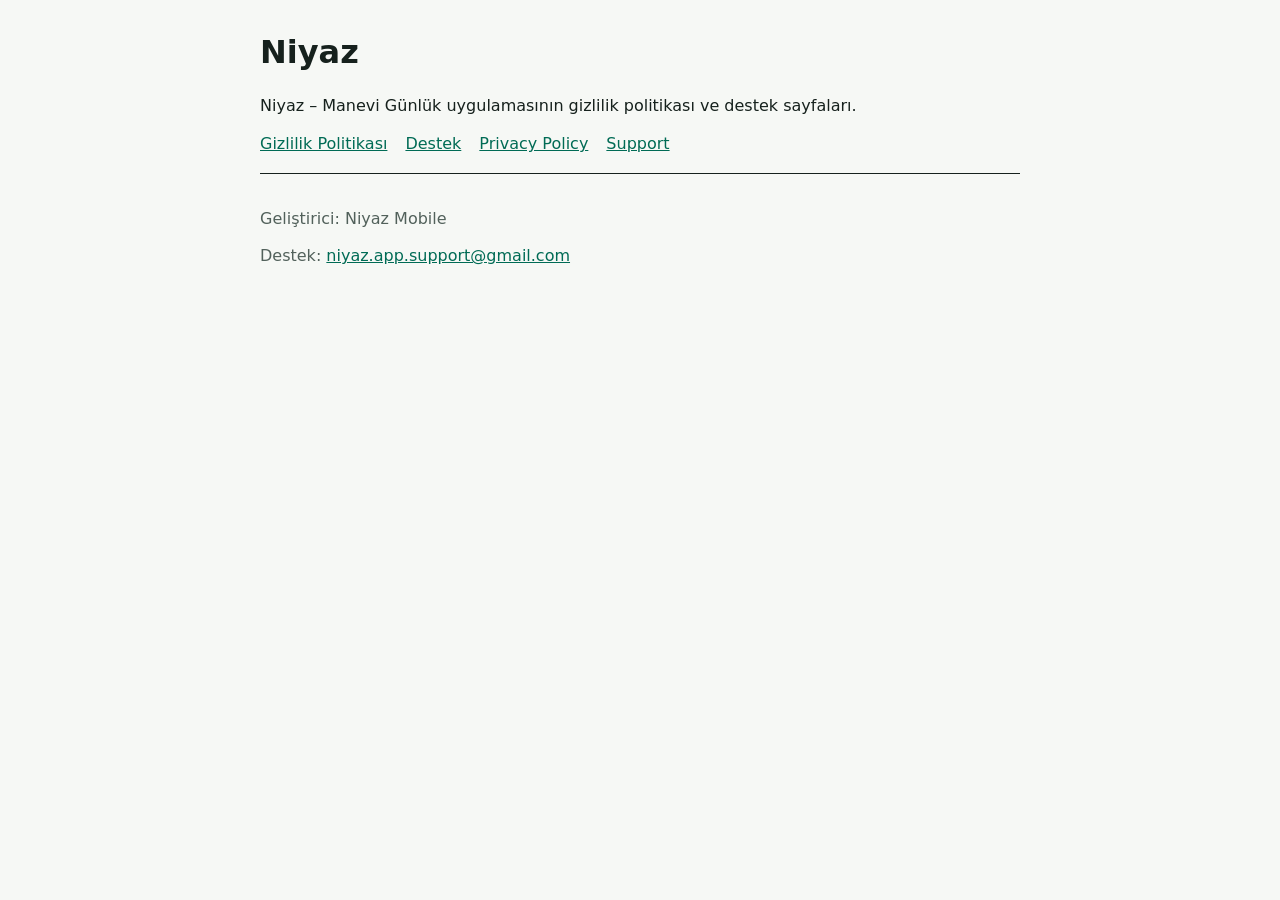
<file: index.html>
<!doctype html>
<html lang="tr">
<head>
  <meta charset="utf-8">
  <meta name="viewport" content="width=device-width, initial-scale=1">
  <meta name="description" content="Niyaz – Manevi Günlük uygulamasının gizlilik politikası ve destek sayfaları.">
  <title>Niyaz — Gizlilik ve Destek</title>
  <link rel="stylesheet" href="style.css">
</head>
<body>
  <main>
    <header>
      <h1>Niyaz</h1>
      <p>Niyaz – Manevi Günlük uygulamasının gizlilik politikası ve destek sayfaları.</p>
    </header>
    <nav aria-label="Sayfa bağlantıları">
      <a href="privacy-policy-tr.html">Gizlilik Politikası</a>
      <a href="support-tr.html">Destek</a>
      <a href="privacy-policy-en.html" lang="en">Privacy Policy</a>
      <a href="support-en.html" lang="en">Support</a>
    </nav>
    <p class="meta">Geliştirici: Niyaz Mobile</p>
    <p class="meta">Destek: <a href="mailto:niyaz.app.support@gmail.com">niyaz.app.support@gmail.com</a></p>
  </main>
</body>
</html>
</file>
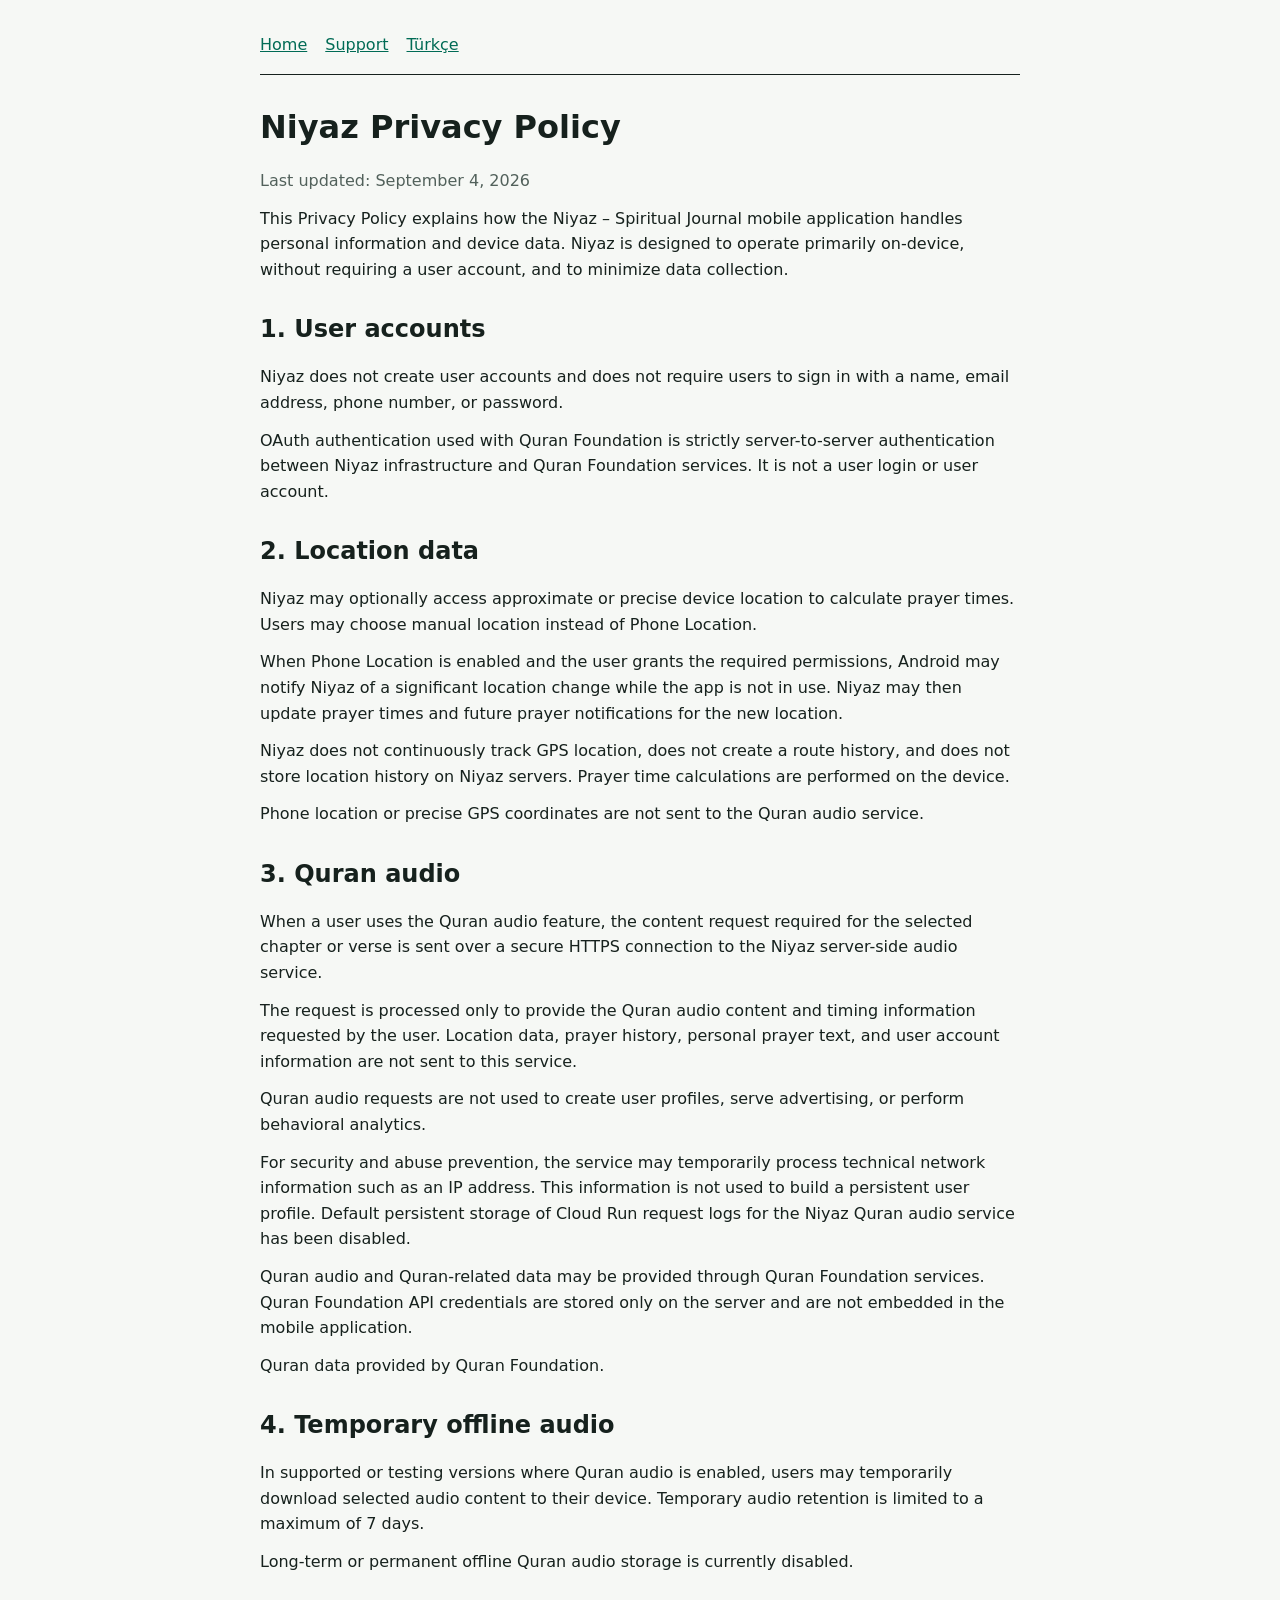
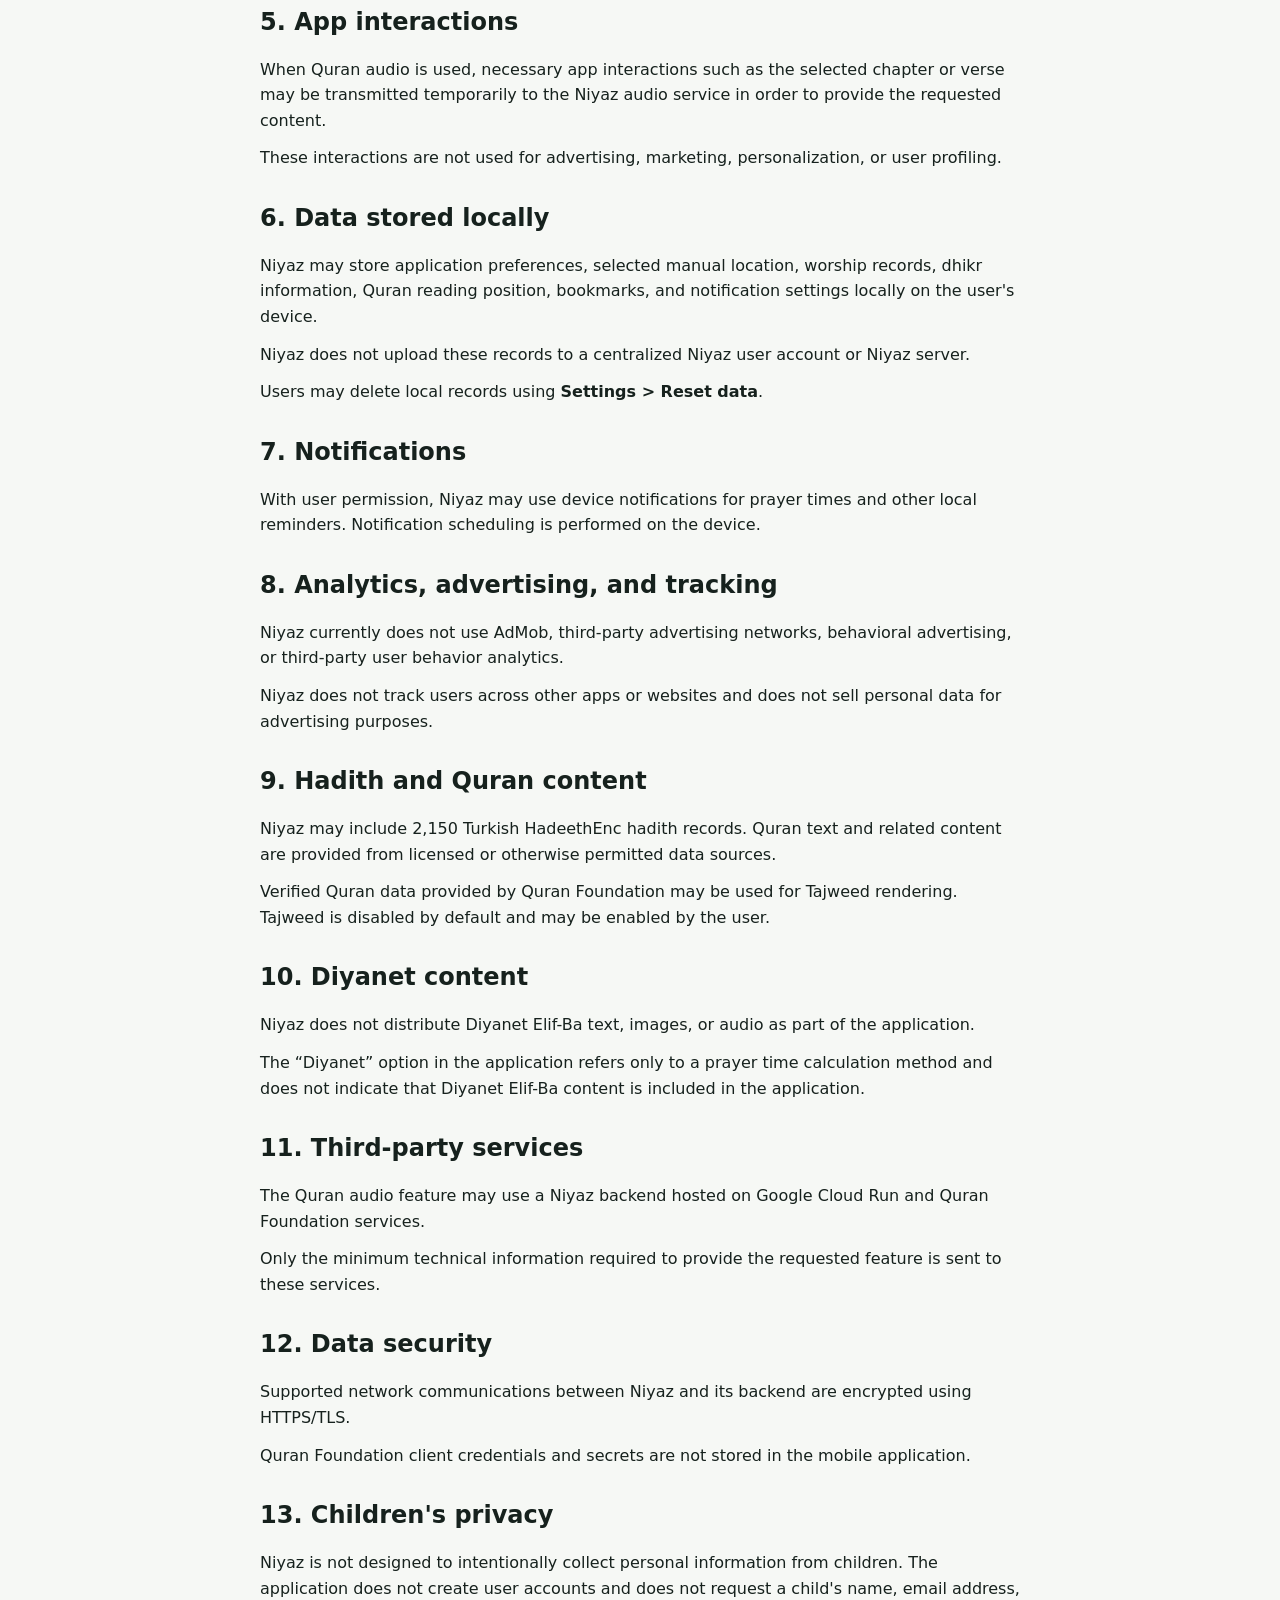
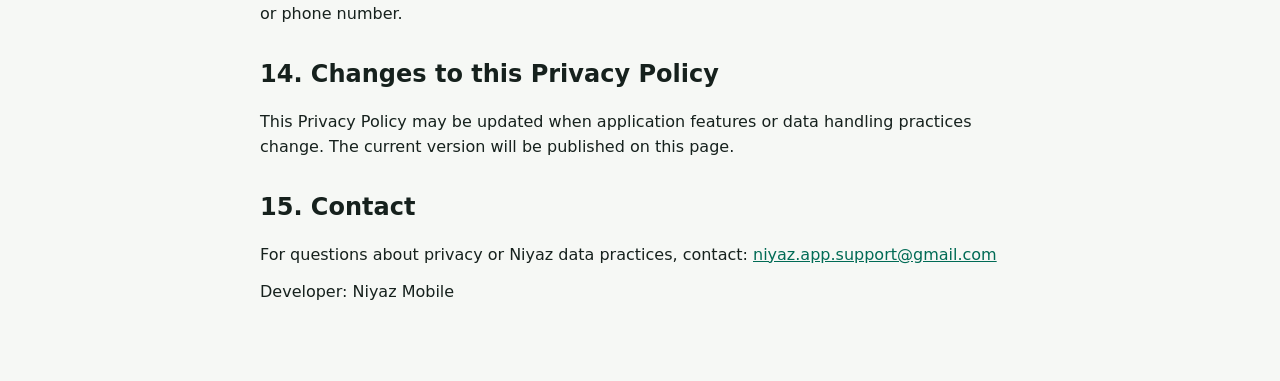
<file: privacy-policy-en.html>
<!doctype html>
<html lang="en">
<head>
  <meta charset="utf-8">
  <meta name="viewport" content="width=device-width, initial-scale=1">
  <meta name="description" content="Privacy policy for the Niyaz – Spiritual Journal mobile application.">
  <title>Niyaz Privacy Policy</title>
  <link rel="stylesheet" href="style.css">
</head>
<body>
  <main>
    <nav aria-label="Page links">
      <a href="index.html">Home</a>
      <a href="support-en.html">Support</a>
      <a href="privacy-policy-tr.html" lang="tr">Türkçe</a>
    </nav>

    <h1>Niyaz Privacy Policy</h1>
    <p class="meta">Last updated: September 4, 2026</p>

    <p>
      This Privacy Policy explains how the Niyaz – Spiritual Journal mobile
      application handles personal information and device data. Niyaz is
      designed to operate primarily on-device, without requiring a user
      account, and to minimize data collection.
    </p>

    <h2>1. User accounts</h2>
    <p>
      Niyaz does not create user accounts and does not require users to sign
      in with a name, email address, phone number, or password.
    </p>

    <p>
      OAuth authentication used with Quran Foundation is strictly
      server-to-server authentication between Niyaz infrastructure and Quran
      Foundation services. It is not a user login or user account.
    </p>

    <h2>2. Location data</h2>
    <p>
      Niyaz may optionally access approximate or precise device location to
      calculate prayer times. Users may choose manual location instead of
      Phone Location.
    </p>

    <p>
      When Phone Location is enabled and the user grants the required
      permissions, Android may notify Niyaz of a significant location change
      while the app is not in use. Niyaz may then update prayer times and
      future prayer notifications for the new location.
    </p>

    <p>
      Niyaz does not continuously track GPS location, does not create a route
      history, and does not store location history on Niyaz servers. Prayer
      time calculations are performed on the device.
    </p>

    <p>
      Phone location or precise GPS coordinates are not sent to the Quran
      audio service.
    </p>

    <h2>3. Quran audio</h2>
    <p>
      When a user uses the Quran audio feature, the content request required
      for the selected chapter or verse is sent over a secure HTTPS
      connection to the Niyaz server-side audio service.
    </p>

    <p>
      The request is processed only to provide the Quran audio content and
      timing information requested by the user. Location data, prayer
      history, personal prayer text, and user account information are not
      sent to this service.
    </p>

    <p>
      Quran audio requests are not used to create user profiles, serve
      advertising, or perform behavioral analytics.
    </p>

    <p>
      For security and abuse prevention, the service may temporarily process
      technical network information such as an IP address. This information
      is not used to build a persistent user profile. Default persistent
      storage of Cloud Run request logs for the Niyaz Quran audio service has
      been disabled.
    </p>

    <p>
      Quran audio and Quran-related data may be provided through Quran
      Foundation services. Quran Foundation API credentials are stored only
      on the server and are not embedded in the mobile application.
    </p>

    <p>
      Quran data provided by Quran Foundation.
    </p>

    <h2>4. Temporary offline audio</h2>
    <p>
      In supported or testing versions where Quran audio is enabled, users
      may temporarily download selected audio content to their device.
      Temporary audio retention is limited to a maximum of 7 days.
    </p>

    <p>
      Long-term or permanent offline Quran audio storage is currently
      disabled.
    </p>

    <h2>5. App interactions</h2>
    <p>
      When Quran audio is used, necessary app interactions such as the
      selected chapter or verse may be transmitted temporarily to the Niyaz
      audio service in order to provide the requested content.
    </p>

    <p>
      These interactions are not used for advertising, marketing,
      personalization, or user profiling.
    </p>

    <h2>6. Data stored locally</h2>
    <p>
      Niyaz may store application preferences, selected manual location,
      worship records, dhikr information, Quran reading position, bookmarks,
      and notification settings locally on the user's device.
    </p>

    <p>
      Niyaz does not upload these records to a centralized Niyaz user account
      or Niyaz server.
    </p>

    <p>
      Users may delete local records using
      <strong>Settings &gt; Reset data</strong>.
    </p>

    <h2>7. Notifications</h2>
    <p>
      With user permission, Niyaz may use device notifications for prayer
      times and other local reminders. Notification scheduling is performed
      on the device.
    </p>

    <h2>8. Analytics, advertising, and tracking</h2>
    <p>
      Niyaz currently does not use AdMob, third-party advertising networks,
      behavioral advertising, or third-party user behavior analytics.
    </p>

    <p>
      Niyaz does not track users across other apps or websites and does not
      sell personal data for advertising purposes.
    </p>

    <h2>9. Hadith and Quran content</h2>
    <p>
      Niyaz may include 2,150 Turkish HadeethEnc hadith records. Quran text
      and related content are provided from licensed or otherwise permitted
      data sources.
    </p>

    <p>
      Verified Quran data provided by Quran Foundation may be used for
      Tajweed rendering. Tajweed is disabled by default and may be enabled by
      the user.
    </p>

    <h2>10. Diyanet content</h2>
    <p>
      Niyaz does not distribute Diyanet Elif-Ba text, images, or audio as
      part of the application.
    </p>

    <p>
      The “Diyanet” option in the application refers only to a prayer time
      calculation method and does not indicate that Diyanet Elif-Ba content
      is included in the application.
    </p>

    <h2>11. Third-party services</h2>
    <p>
      The Quran audio feature may use a Niyaz backend hosted on Google Cloud
      Run and Quran Foundation services.
    </p>

    <p>
      Only the minimum technical information required to provide the
      requested feature is sent to these services.
    </p>

    <h2>12. Data security</h2>
    <p>
      Supported network communications between Niyaz and its backend are
      encrypted using HTTPS/TLS.
    </p>

    <p>
      Quran Foundation client credentials and secrets are not stored in the
      mobile application.
    </p>

    <h2>13. Children's privacy</h2>
    <p>
      Niyaz is not designed to intentionally collect personal information
      from children. The application does not create user accounts and does
      not request a child's name, email address, or phone number.
    </p>

    <h2>14. Changes to this Privacy Policy</h2>
    <p>
      This Privacy Policy may be updated when application features or data
      handling practices change. The current version will be published on
      this page.
    </p>

    <h2>15. Contact</h2>
    <p>
      For questions about privacy or Niyaz data practices, contact:
      <a href="mailto:niyaz.app.support@gmail.com">
        niyaz.app.support@gmail.com
      </a>
    </p>

    <p>Developer: Niyaz Mobile</p>
  </main>
</body>
</html>
</file>
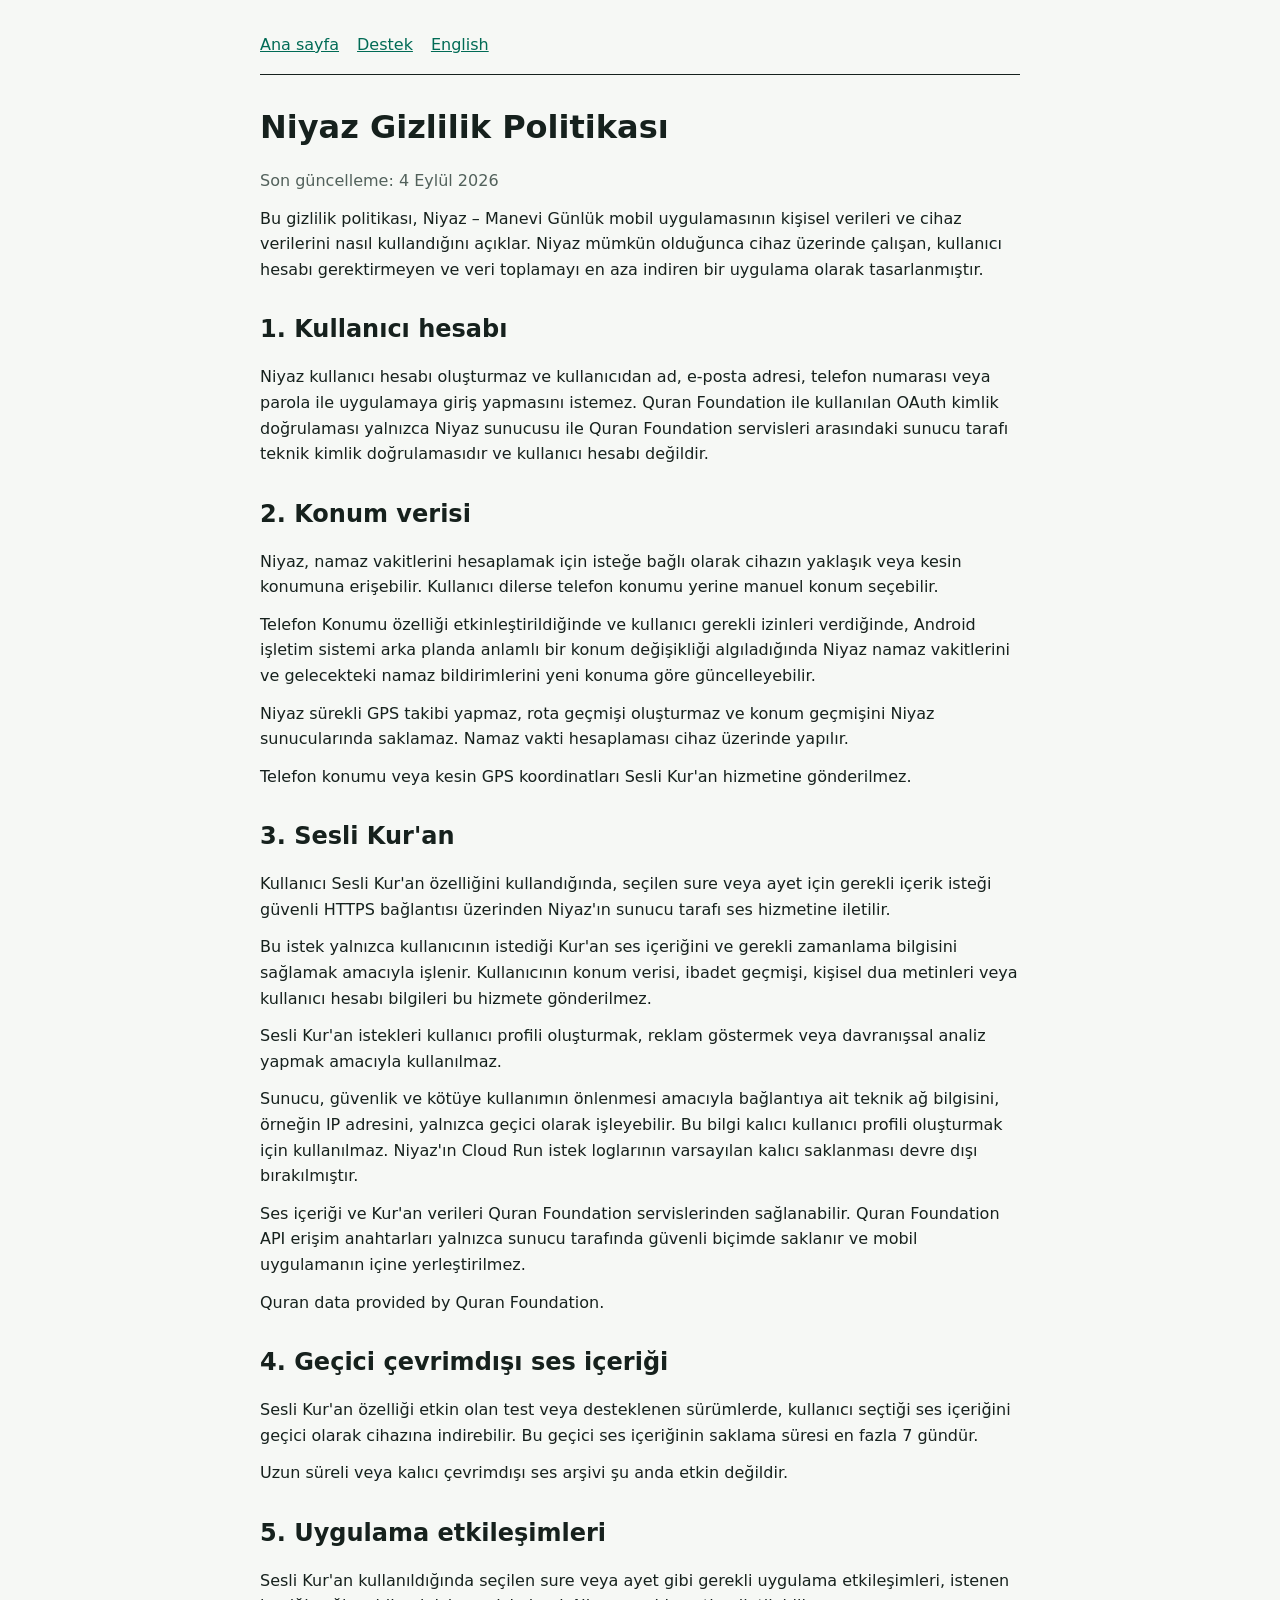
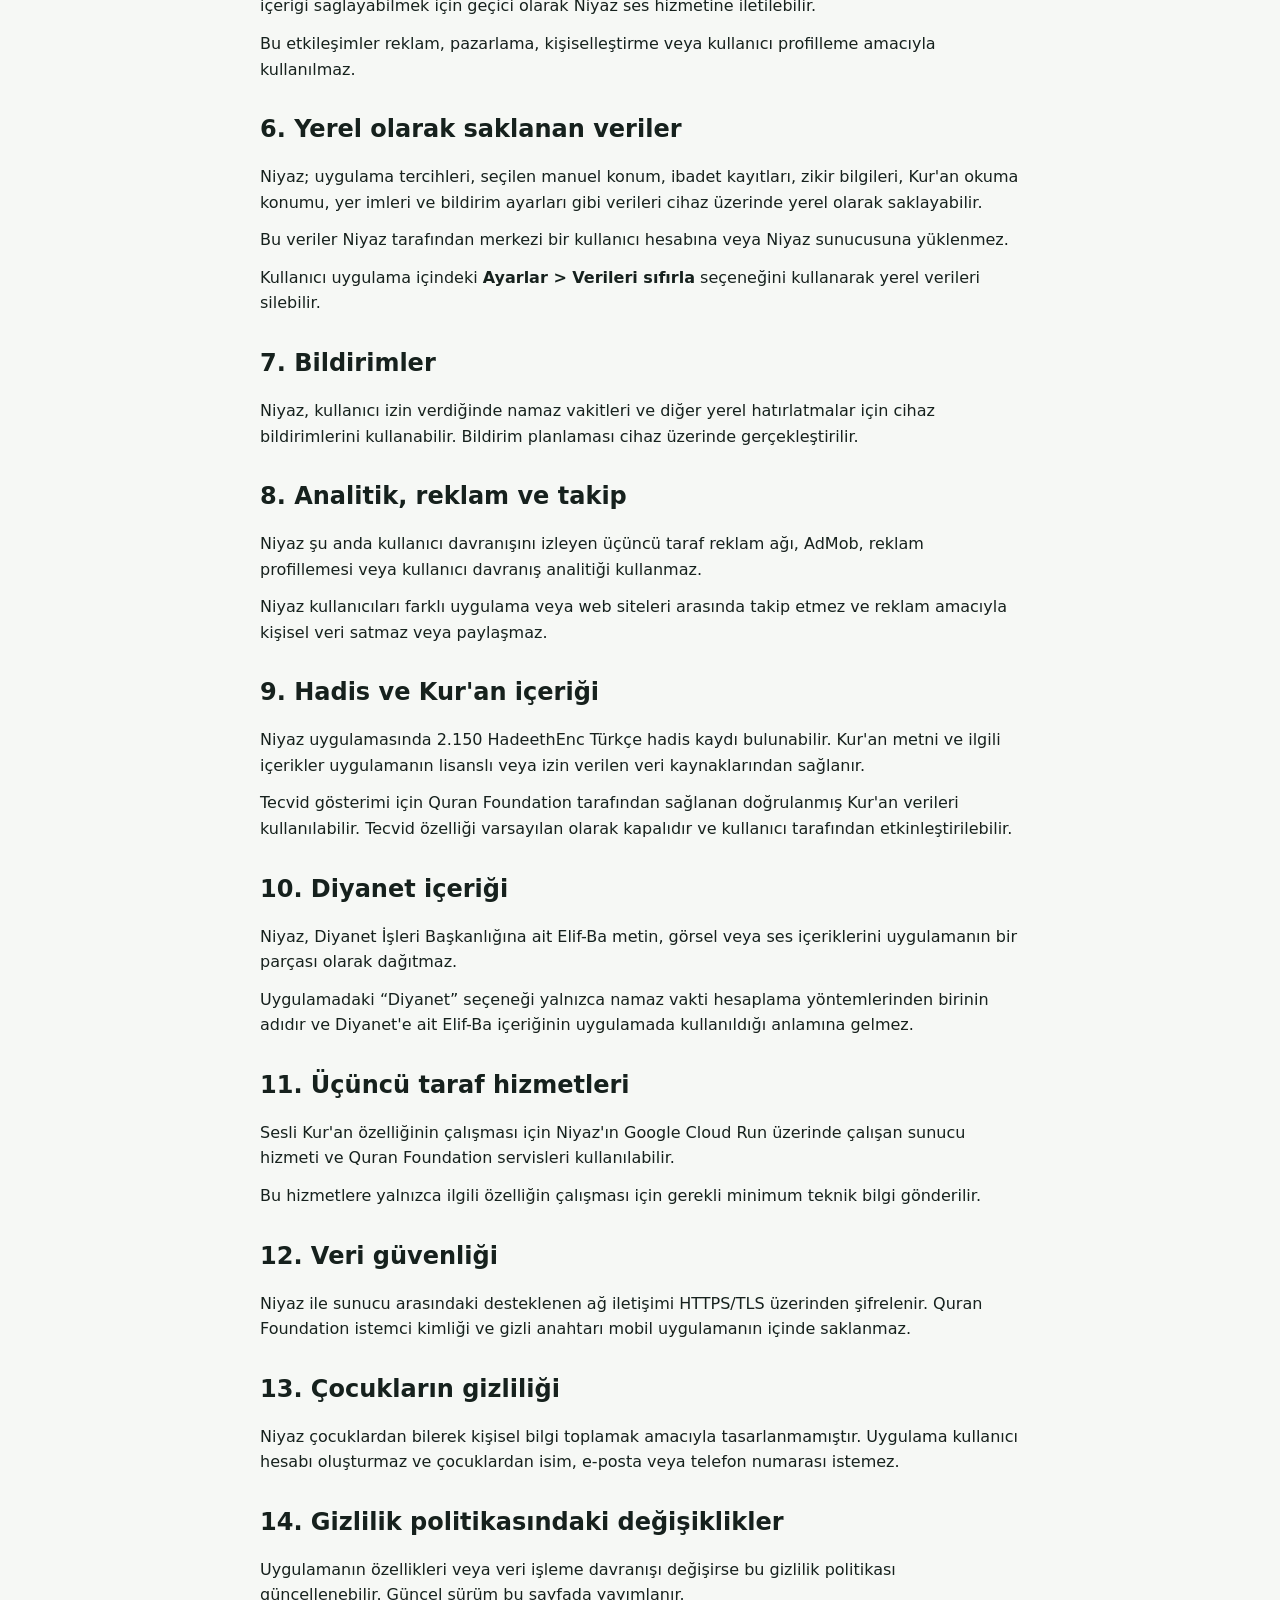
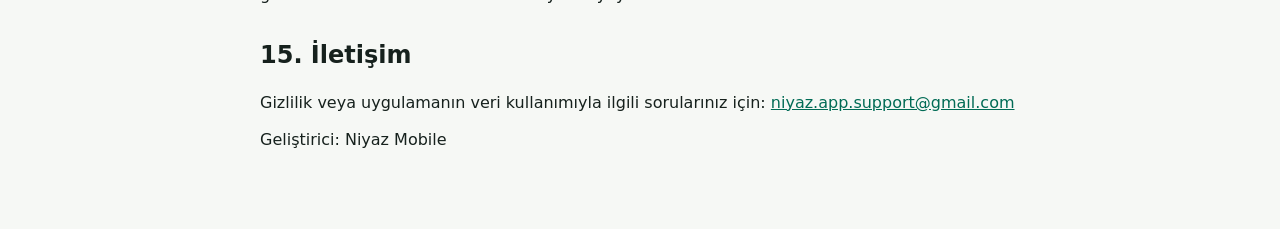
<file: privacy-policy-tr.html>
<!doctype html>
<html lang="tr">
<head>
  <meta charset="utf-8">
  <meta name="viewport" content="width=device-width, initial-scale=1">
  <meta name="description" content="Niyaz – Manevi Günlük mobil uygulaması gizlilik politikası.">
  <title>Niyaz Gizlilik Politikası</title>
  <link rel="stylesheet" href="style.css">
</head>
<body>
  <main>
    <nav aria-label="Sayfa bağlantıları">
      <a href="index.html">Ana sayfa</a>
      <a href="support-tr.html">Destek</a>
      <a href="privacy-policy-en.html" lang="en">English</a>
    </nav>

    <h1>Niyaz Gizlilik Politikası</h1>
    <p class="meta">Son güncelleme: 4 Eylül 2026</p>

    <p>
      Bu gizlilik politikası, Niyaz – Manevi Günlük mobil uygulamasının
      kişisel verileri ve cihaz verilerini nasıl kullandığını açıklar.
      Niyaz mümkün olduğunca cihaz üzerinde çalışan, kullanıcı hesabı
      gerektirmeyen ve veri toplamayı en aza indiren bir uygulama olarak
      tasarlanmıştır.
    </p>

    <h2>1. Kullanıcı hesabı</h2>
    <p>
      Niyaz kullanıcı hesabı oluşturmaz ve kullanıcıdan ad, e-posta adresi,
      telefon numarası veya parola ile uygulamaya giriş yapmasını istemez.
      Quran Foundation ile kullanılan OAuth kimlik doğrulaması yalnızca
      Niyaz sunucusu ile Quran Foundation servisleri arasındaki sunucu
      tarafı teknik kimlik doğrulamasıdır ve kullanıcı hesabı değildir.
    </p>

    <h2>2. Konum verisi</h2>
    <p>
      Niyaz, namaz vakitlerini hesaplamak için isteğe bağlı olarak cihazın
      yaklaşık veya kesin konumuna erişebilir. Kullanıcı dilerse telefon
      konumu yerine manuel konum seçebilir.
    </p>

    <p>
      Telefon Konumu özelliği etkinleştirildiğinde ve kullanıcı gerekli
      izinleri verdiğinde, Android işletim sistemi arka planda anlamlı bir
      konum değişikliği algıladığında Niyaz namaz vakitlerini ve gelecekteki
      namaz bildirimlerini yeni konuma göre güncelleyebilir.
    </p>

    <p>
      Niyaz sürekli GPS takibi yapmaz, rota geçmişi oluşturmaz ve konum
      geçmişini Niyaz sunucularında saklamaz. Namaz vakti hesaplaması cihaz
      üzerinde yapılır.
    </p>

    <p>
      Telefon konumu veya kesin GPS koordinatları Sesli Kur'an hizmetine
      gönderilmez.
    </p>

    <h2>3. Sesli Kur'an</h2>
    <p>
      Kullanıcı Sesli Kur'an özelliğini kullandığında, seçilen sure veya ayet
      için gerekli içerik isteği güvenli HTTPS bağlantısı üzerinden Niyaz'ın
      sunucu tarafı ses hizmetine iletilir.
    </p>

    <p>
      Bu istek yalnızca kullanıcının istediği Kur'an ses içeriğini ve gerekli
      zamanlama bilgisini sağlamak amacıyla işlenir. Kullanıcının konum verisi,
      ibadet geçmişi, kişisel dua metinleri veya kullanıcı hesabı bilgileri bu
      hizmete gönderilmez.
    </p>

    <p>
      Sesli Kur'an istekleri kullanıcı profili oluşturmak, reklam göstermek
      veya davranışsal analiz yapmak amacıyla kullanılmaz.
    </p>

    <p>
      Sunucu, güvenlik ve kötüye kullanımın önlenmesi amacıyla bağlantıya ait
      teknik ağ bilgisini, örneğin IP adresini, yalnızca geçici olarak
      işleyebilir. Bu bilgi kalıcı kullanıcı profili oluşturmak için
      kullanılmaz. Niyaz'ın Cloud Run istek loglarının varsayılan kalıcı
      saklanması devre dışı bırakılmıştır.
    </p>

    <p>
      Ses içeriği ve Kur'an verileri Quran Foundation servislerinden
      sağlanabilir. Quran Foundation API erişim anahtarları yalnızca sunucu
      tarafında güvenli biçimde saklanır ve mobil uygulamanın içine
      yerleştirilmez.
    </p>

    <p>
      Quran data provided by Quran Foundation.
    </p>

    <h2>4. Geçici çevrimdışı ses içeriği</h2>
    <p>
      Sesli Kur'an özelliği etkin olan test veya desteklenen sürümlerde,
      kullanıcı seçtiği ses içeriğini geçici olarak cihazına indirebilir.
      Bu geçici ses içeriğinin saklama süresi en fazla 7 gündür.
    </p>

    <p>
      Uzun süreli veya kalıcı çevrimdışı ses arşivi şu anda etkin değildir.
    </p>

    <h2>5. Uygulama etkileşimleri</h2>
    <p>
      Sesli Kur'an kullanıldığında seçilen sure veya ayet gibi gerekli
      uygulama etkileşimleri, istenen içeriği sağlayabilmek için geçici olarak
      Niyaz ses hizmetine iletilebilir.
    </p>

    <p>
      Bu etkileşimler reklam, pazarlama, kişiselleştirme veya kullanıcı
      profilleme amacıyla kullanılmaz.
    </p>

    <h2>6. Yerel olarak saklanan veriler</h2>
    <p>
      Niyaz; uygulama tercihleri, seçilen manuel konum, ibadet kayıtları,
      zikir bilgileri, Kur'an okuma konumu, yer imleri ve bildirim ayarları
      gibi verileri cihaz üzerinde yerel olarak saklayabilir.
    </p>

    <p>
      Bu veriler Niyaz tarafından merkezi bir kullanıcı hesabına veya Niyaz
      sunucusuna yüklenmez.
    </p>

    <p>
      Kullanıcı uygulama içindeki
      <strong>Ayarlar &gt; Verileri sıfırla</strong> seçeneğini kullanarak
      yerel verileri silebilir.
    </p>

    <h2>7. Bildirimler</h2>
    <p>
      Niyaz, kullanıcı izin verdiğinde namaz vakitleri ve diğer yerel
      hatırlatmalar için cihaz bildirimlerini kullanabilir.
      Bildirim planlaması cihaz üzerinde gerçekleştirilir.
    </p>

    <h2>8. Analitik, reklam ve takip</h2>
    <p>
      Niyaz şu anda kullanıcı davranışını izleyen üçüncü taraf reklam ağı,
      AdMob, reklam profillemesi veya kullanıcı davranış analitiği kullanmaz.
    </p>

    <p>
      Niyaz kullanıcıları farklı uygulama veya web siteleri arasında takip
      etmez ve reklam amacıyla kişisel veri satmaz veya paylaşmaz.
    </p>

    <h2>9. Hadis ve Kur'an içeriği</h2>
    <p>
      Niyaz uygulamasında 2.150 HadeethEnc Türkçe hadis kaydı bulunabilir.
      Kur'an metni ve ilgili içerikler uygulamanın lisanslı veya izin verilen
      veri kaynaklarından sağlanır.
    </p>

    <p>
      Tecvid gösterimi için Quran Foundation tarafından sağlanan doğrulanmış
      Kur'an verileri kullanılabilir. Tecvid özelliği varsayılan olarak
      kapalıdır ve kullanıcı tarafından etkinleştirilebilir.
    </p>

    <h2>10. Diyanet içeriği</h2>
    <p>
      Niyaz, Diyanet İşleri Başkanlığına ait Elif-Ba metin, görsel veya ses
      içeriklerini uygulamanın bir parçası olarak dağıtmaz.
    </p>

    <p>
      Uygulamadaki “Diyanet” seçeneği yalnızca namaz vakti hesaplama
      yöntemlerinden birinin adıdır ve Diyanet'e ait Elif-Ba içeriğinin
      uygulamada kullanıldığı anlamına gelmez.
    </p>

    <h2>11. Üçüncü taraf hizmetleri</h2>
    <p>
      Sesli Kur'an özelliğinin çalışması için Niyaz'ın Google Cloud Run
      üzerinde çalışan sunucu hizmeti ve Quran Foundation servisleri
      kullanılabilir.
    </p>

    <p>
      Bu hizmetlere yalnızca ilgili özelliğin çalışması için gerekli minimum
      teknik bilgi gönderilir.
    </p>

    <h2>12. Veri güvenliği</h2>
    <p>
      Niyaz ile sunucu arasındaki desteklenen ağ iletişimi HTTPS/TLS üzerinden
      şifrelenir. Quran Foundation istemci kimliği ve gizli anahtarı mobil
      uygulamanın içinde saklanmaz.
    </p>

    <h2>13. Çocukların gizliliği</h2>
    <p>
      Niyaz çocuklardan bilerek kişisel bilgi toplamak amacıyla
      tasarlanmamıştır. Uygulama kullanıcı hesabı oluşturmaz ve çocuklardan
      isim, e-posta veya telefon numarası istemez.
    </p>

    <h2>14. Gizlilik politikasındaki değişiklikler</h2>
    <p>
      Uygulamanın özellikleri veya veri işleme davranışı değişirse bu gizlilik
      politikası güncellenebilir. Güncel sürüm bu sayfada yayımlanır.
    </p>

    <h2>15. İletişim</h2>
    <p>
      Gizlilik veya uygulamanın veri kullanımıyla ilgili sorularınız için:
      <a href="mailto:niyaz.app.support@gmail.com">
        niyaz.app.support@gmail.com
      </a>
    </p>

    <p>Geliştirici: Niyaz Mobile</p>
  </main>
</body>
</html>
</file>
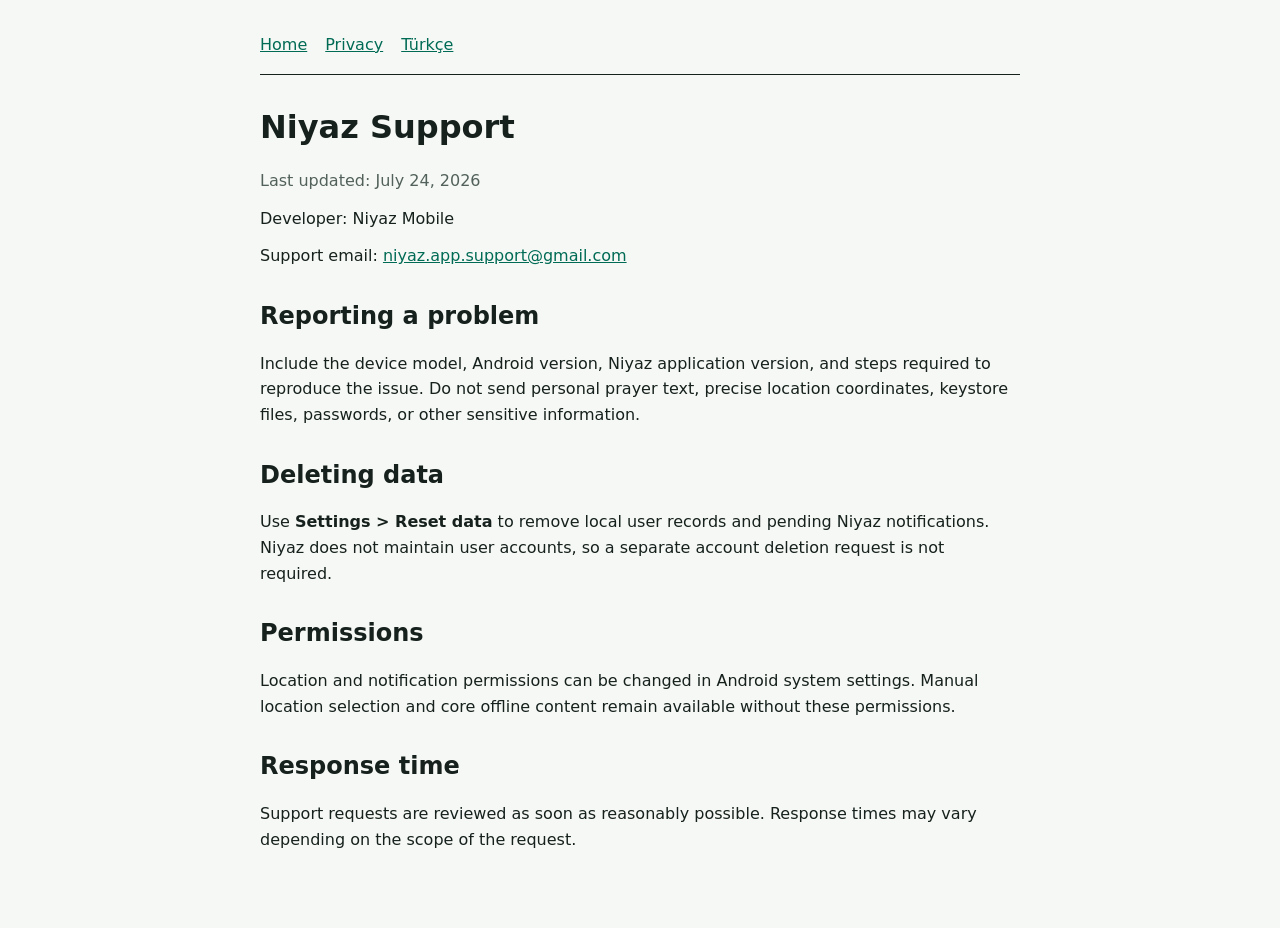
<file: support-en.html>
<!doctype html>
<html lang="en">
<head>
  <meta charset="utf-8">
  <meta name="viewport" content="width=device-width, initial-scale=1">
  <meta name="description" content="Support page for the Niyaz – Spiritual Journal mobile application.">
  <title>Niyaz Support</title>
  <link rel="stylesheet" href="style.css">
</head>
<body>
  <main>
    <nav aria-label="Page links">
      <a href="index.html">Home</a>
      <a href="privacy-policy-en.html">Privacy</a>
      <a href="support-tr.html" lang="tr">Türkçe</a>
    </nav>
    <h1>Niyaz Support</h1>
    <p class="meta">Last updated: July 24, 2026</p>
    <p>Developer: Niyaz Mobile</p>
    <p>Support email: <a href="mailto:niyaz.app.support@gmail.com">niyaz.app.support@gmail.com</a></p>
    <h2>Reporting a problem</h2>
    <p>Include the device model, Android version, Niyaz application version, and steps required to reproduce the issue. Do not send personal prayer text, precise location coordinates, keystore files, passwords, or other sensitive information.</p>
    <h2>Deleting data</h2>
    <p>Use <strong>Settings &gt; Reset data</strong> to remove local user records and pending Niyaz notifications. Niyaz does not maintain user accounts, so a separate account deletion request is not required.</p>
    <h2>Permissions</h2>
    <p>Location and notification permissions can be changed in Android system settings. Manual location selection and core offline content remain available without these permissions.</p>
    <h2>Response time</h2>
    <p>Support requests are reviewed as soon as reasonably possible. Response times may vary depending on the scope of the request.</p>
  </main>
</body>
</html>
</file>
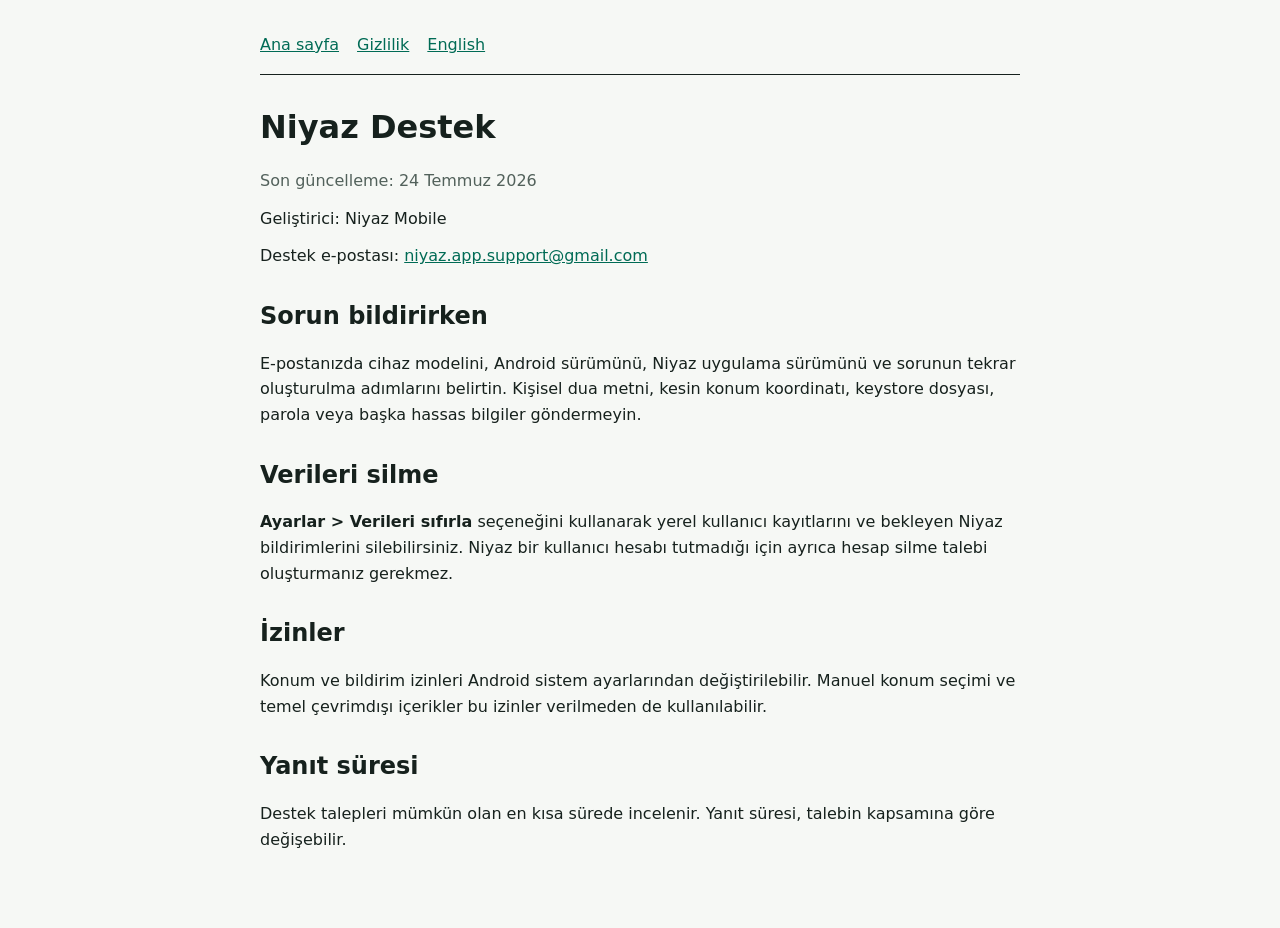
<file: support-tr.html>
<!doctype html>
<html lang="tr">
<head>
  <meta charset="utf-8">
  <meta name="viewport" content="width=device-width, initial-scale=1">
  <meta name="description" content="Niyaz – Manevi Günlük uygulaması destek sayfası.">
  <title>Niyaz Destek</title>
  <link rel="stylesheet" href="style.css">
</head>
<body>
  <main>
    <nav aria-label="Sayfa bağlantıları">
      <a href="index.html">Ana sayfa</a>
      <a href="privacy-policy-tr.html">Gizlilik</a>
      <a href="support-en.html" lang="en">English</a>
    </nav>
    <h1>Niyaz Destek</h1>
    <p class="meta">Son güncelleme: 24 Temmuz 2026</p>
    <p>Geliştirici: Niyaz Mobile</p>
    <p>Destek e-postası: <a href="mailto:niyaz.app.support@gmail.com">niyaz.app.support@gmail.com</a></p>
    <h2>Sorun bildirirken</h2>
    <p>E-postanızda cihaz modelini, Android sürümünü, Niyaz uygulama sürümünü ve sorunun tekrar oluşturulma adımlarını belirtin. Kişisel dua metni, kesin konum koordinatı, keystore dosyası, parola veya başka hassas bilgiler göndermeyin.</p>
    <h2>Verileri silme</h2>
    <p><strong>Ayarlar &gt; Verileri sıfırla</strong> seçeneğini kullanarak yerel kullanıcı kayıtlarını ve bekleyen Niyaz bildirimlerini silebilirsiniz. Niyaz bir kullanıcı hesabı tutmadığı için ayrıca hesap silme talebi oluşturmanız gerekmez.</p>
    <h2>İzinler</h2>
    <p>Konum ve bildirim izinleri Android sistem ayarlarından değiştirilebilir. Manuel konum seçimi ve temel çevrimdışı içerikler bu izinler verilmeden de kullanılabilir.</p>
    <h2>Yanıt süresi</h2>
    <p>Destek talepleri mümkün olan en kısa sürede incelenir. Yanıt süresi, talebin kapsamına göre değişebilir.</p>
  </main>
</body>
</html>
</file>
<file: style.css>
:root {
  color-scheme: light dark;
  font-family: system-ui, -apple-system, BlinkMacSystemFont, "Segoe UI", sans-serif;
  line-height: 1.6;
  font-synthesis: none;
}
* { box-sizing: border-box; }
body { margin: 0; background: #f6f8f5; color: #16211d; }
main { width: min(760px, calc(100% - 32px)); margin: 0 auto; padding: 32px 0 64px; }
h1, h2 { line-height: 1.25; }
h1 { margin-top: 0; }
h2 { margin-top: 2rem; }
p { margin: 0.75rem 0; }
a { color: #006b55; overflow-wrap: anywhere; }
a:hover, a:focus-visible { text-decoration-thickness: 2px; }
nav { display: flex; flex-wrap: wrap; gap: 12px 18px; margin-bottom: 32px; padding-bottom: 16px; border-bottom: 1px solid currentColor; }
.meta { color: #52615b; }
@media (prefers-color-scheme: dark) {
  body { background: #071c15; color: #ecf4ef; }
  a { color: #78d9bb; }
  .meta { color: #b6c7bf; }
}
</file>
